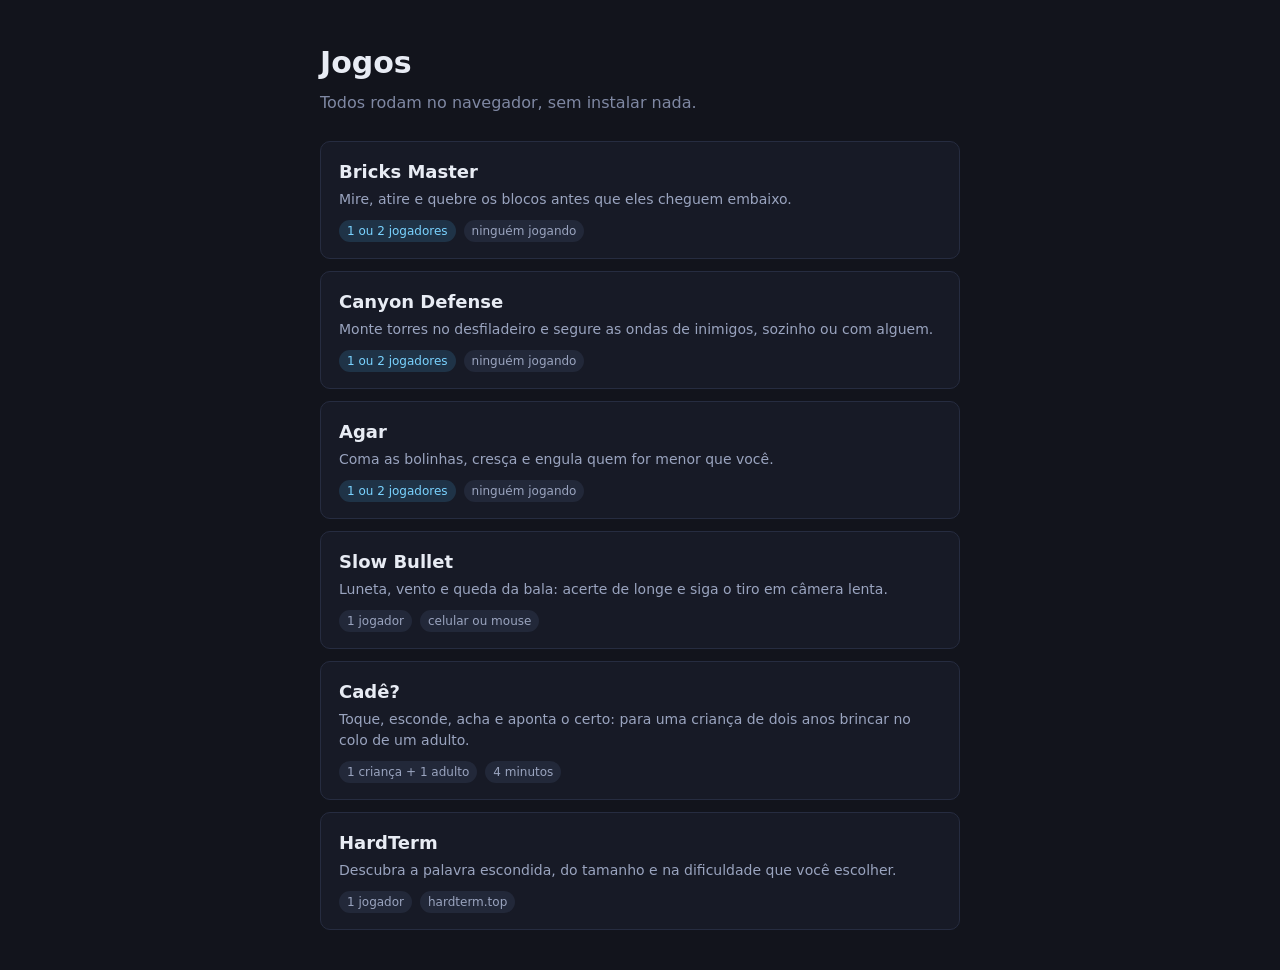
<file: index.html>
<!DOCTYPE html>
<html lang="pt-BR">
<head>
<meta charset="utf-8">
<meta name="viewport" content="width=device-width, initial-scale=1">
<title>Jogos</title>
<link rel="icon" href="/favicon.svg">
<link rel="stylesheet" href="style.css">
</head>
<body>
<main>
  <h1>Jogos</h1>
  <p class="sub">Todos rodam no navegador, sem instalar nada.</p>

  <ul class="lista">
    <li>
      <a href="/brick/">
        <b>Bricks Master</b>
        <small>Mire, atire e quebre os blocos antes que eles cheguem embaixo.</small>
        <span class="tags"><i class="dupla">1 ou 2 jogadores</i><i data-sala="brick" class="vazio">ninguém jogando</i></span>
      </a>
    </li>
    <li>
      <a href="/tower/">
        <b>Canyon Defense</b>
        <small>Monte torres no desfiladeiro e segure as ondas de inimigos, sozinho ou com alguem.</small>
        <span class="tags"><i class="dupla">1 ou 2 jogadores</i><i data-sala="tower" class="vazio">ninguém jogando</i></span>
      </a>
    </li>
    <li>
      <a href="/survivor/">
        <b>Agar</b>
        <small>Coma as bolinhas, cresça e engula quem for menor que você.</small>
        <span class="tags"><i class="dupla">1 ou 2 jogadores</i><i data-sala="survivor" class="vazio">ninguém jogando</i></span>
      </a>
    </li>
    <li>
      <a href="/sniper/">
        <b>Slow Bullet</b>
        <small>Luneta, vento e queda da bala: acerte de longe e siga o tiro em câmera lenta.</small>
        <span class="tags"><i>1 jogador</i><i>celular ou mouse</i></span>
      </a>
    </li>
    <li>
      <a href="/cade/">
        <b>Cadê?</b>
        <small>Toque, esconde, acha e aponta o certo: para uma criança de dois anos brincar no colo de um adulto.</small>
        <span class="tags"><i>1 criança + 1 adulto</i><i>4 minutos</i></span>
      </a>
    </li>
    <li>
      <!-- Mora em outro site: a tag com o dominio avisa antes do clique. -->
      <a href="https://hardterm.top/">
        <b>HardTerm</b>
        <small>Descubra a palavra escondida, do tamanho e na dificuldade que você escolher.</small>
        <span class="tags"><i>1 jogador</i><i>hardterm.top</i></span>
      </a>
    </li>
  </ul>

  <!-- So aparece quando o modo dois jogadores falha: no caminho normal a
       pagina nao fala de servidor nenhum. -->
  <p id="status" class="status off" hidden></p>
</main>
<script src="/net.js"></script>
<script src="menu.js"></script>
</body>
</html>
</file>
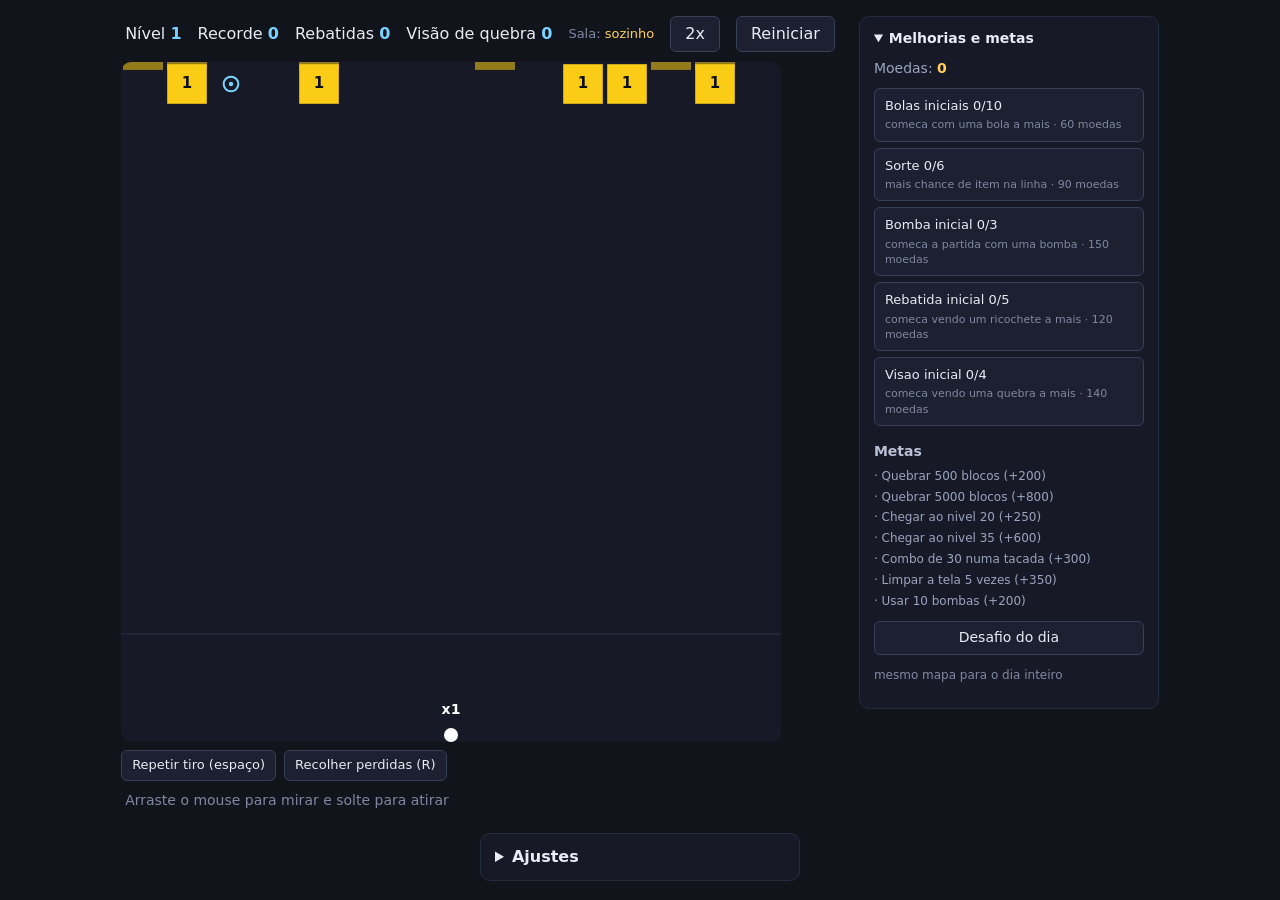
<file: brick/index.html>
<!DOCTYPE html>
<html lang="pt-BR">
<head>
<meta charset="utf-8">
<meta name="viewport" content="width=device-width, initial-scale=1">
<title>Bricks Master</title>
<link rel="icon" href="/favicon.svg">
<link rel="stylesheet" href="style.css">
</head>
<body>
<div id="app">
  <header>
    <span>Nível <b id="round">1</b></span>
    <span>Recorde <b id="best">0</b></span>
    <span>Rebatidas <b id="bounces">0</b></span>
    <span>Visão de quebra <b id="breaks">0</b></span>
    <span class="room">Sala: <i id="room">sozinho</i></span>
    <button id="speed">2x</button>
    <button id="restart">Reiniciar</button>
  </header>
  <div class="mesa">
    <canvas id="game"></canvas>
    <aside id="rival" hidden>
      <h2>Parceiro</h2>
      <p>Bolas <b id="rivalBalls">1</b></p>
      <p id="rivalState" class="vivo">mirando</p>
      <dl id="rivalInfo" class="ficha"></dl>
      <label class="compartilhar"><input type="checkbox" id="share" checked> mostrar meus dados</label>
    </aside>
  </div>
  <div id="acoes">
    <button id="repeat">Repetir tiro (espaço)</button>
    <button id="clean">Recolher perdidas (R)</button>
    <button id="bomb" hidden>Bomba (B)</button>
  </div>
  <p id="hint">Arraste o mouse para mirar e solte para atirar</p>
  <div id="cartas" hidden>
    <p>Escolha uma melhoria</p>
    <div id="cartasLista"></div>
  </div>
  <div id="over" hidden>
    <p id="overTitle">Fim de jogo</p>
    <p class="grande">Nível <b id="finalRound">1</b></p>
    <p id="quaseLa" class="quase"></p>
    <ul id="resumo"></ul>
    <p id="ganhou" class="moedas"></p>
    <button id="again">Jogar de novo (Enter)</button>
  </div>
</div>
<details id="loja" open>
  <summary>Melhorias e metas</summary>
  <p class="carteira">Moedas: <b id="moedas">0</b></p>
  <div id="lojaLista"></div>
  <h3>Metas</h3>
  <ul id="metas"></ul>
  <button id="diario">Desafio do dia</button>
  <p id="diarioInfo" class="note"></p>
</details>
<details id="panel">
  <summary>Ajustes</summary>
  <div id="settings"></div>
  <p class="note">Os ajustes só valem na próxima partida. Aperte Reiniciar.</p>
  <p id="pending" hidden>Ajustes pendentes: aperte Reiniciar</p>
  <button id="defaults">Voltar ao padrão</button>
</details>
<script src="/net.js"></script>
<script src="/rival.js"></script>
<script src="game.js"></script>
</body>
</html>
</file>
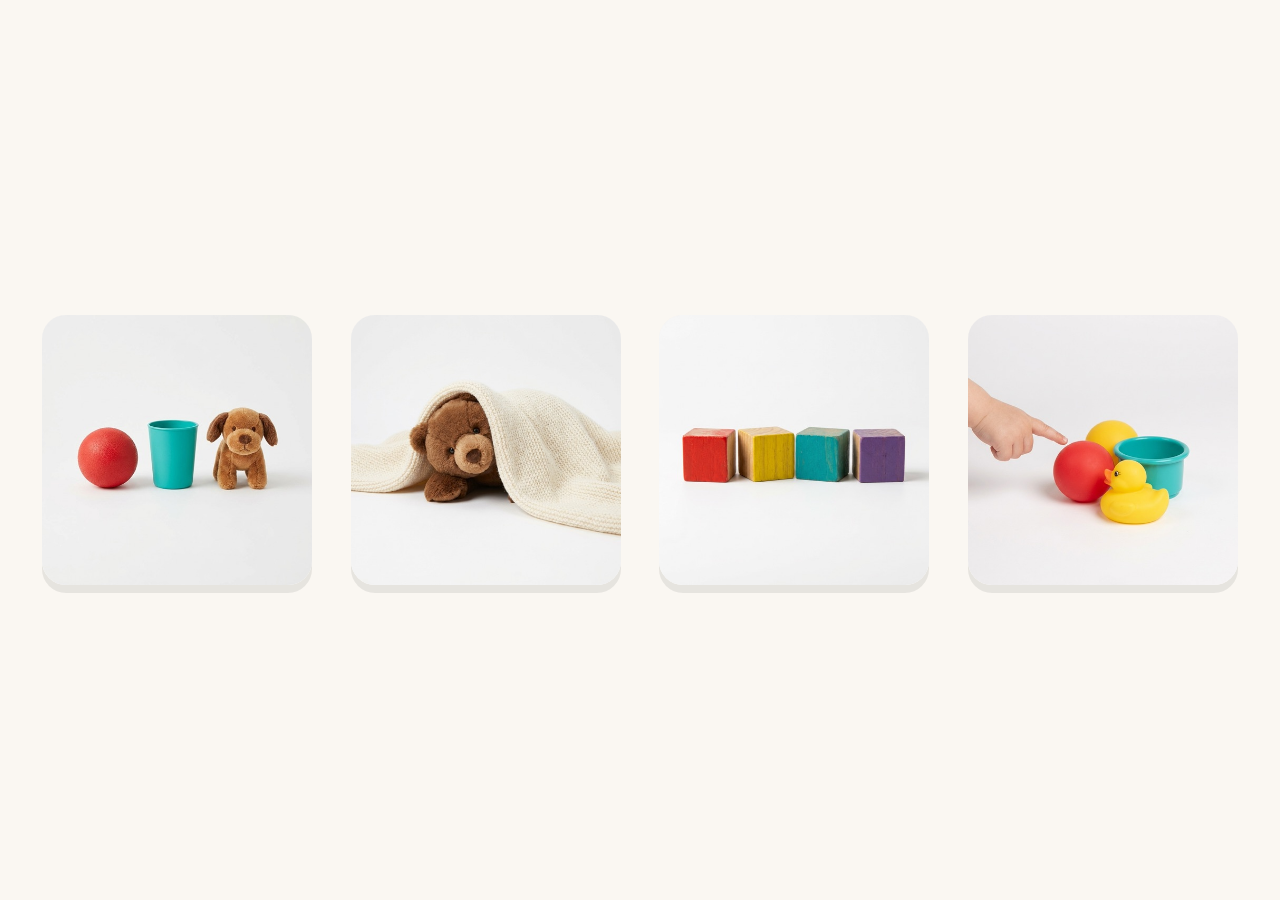
<file: cade/index.html>
<!DOCTYPE html>
<html lang="pt-BR">
<head>
<meta charset="utf-8">
<!-- Sem zoom e sem escala: a mao dela apoia na tela o tempo todo e qualquer
     pinca acidental tira o jogo do lugar. -->
<meta name="viewport" content="width=device-width, initial-scale=1, maximum-scale=1, user-scalable=no, viewport-fit=cover">
<meta name="theme-color" content="#FAF7F2">
<meta name="mobile-web-app-capable" content="yes">
<meta name="apple-mobile-web-app-capable" content="yes">
<meta name="apple-mobile-web-app-status-bar-style" content="default">
<title>Cade?</title>
<link rel="icon" href="icon.svg">
<link rel="apple-touch-icon" href="icon.svg">
<link rel="manifest" href="manifest.json">
<link rel="stylesheet" href="style.css">
</head>
<body>
<div id="app"></div>
<script type="module" src="src/main.js"></script>
</body>
</html>
</file>
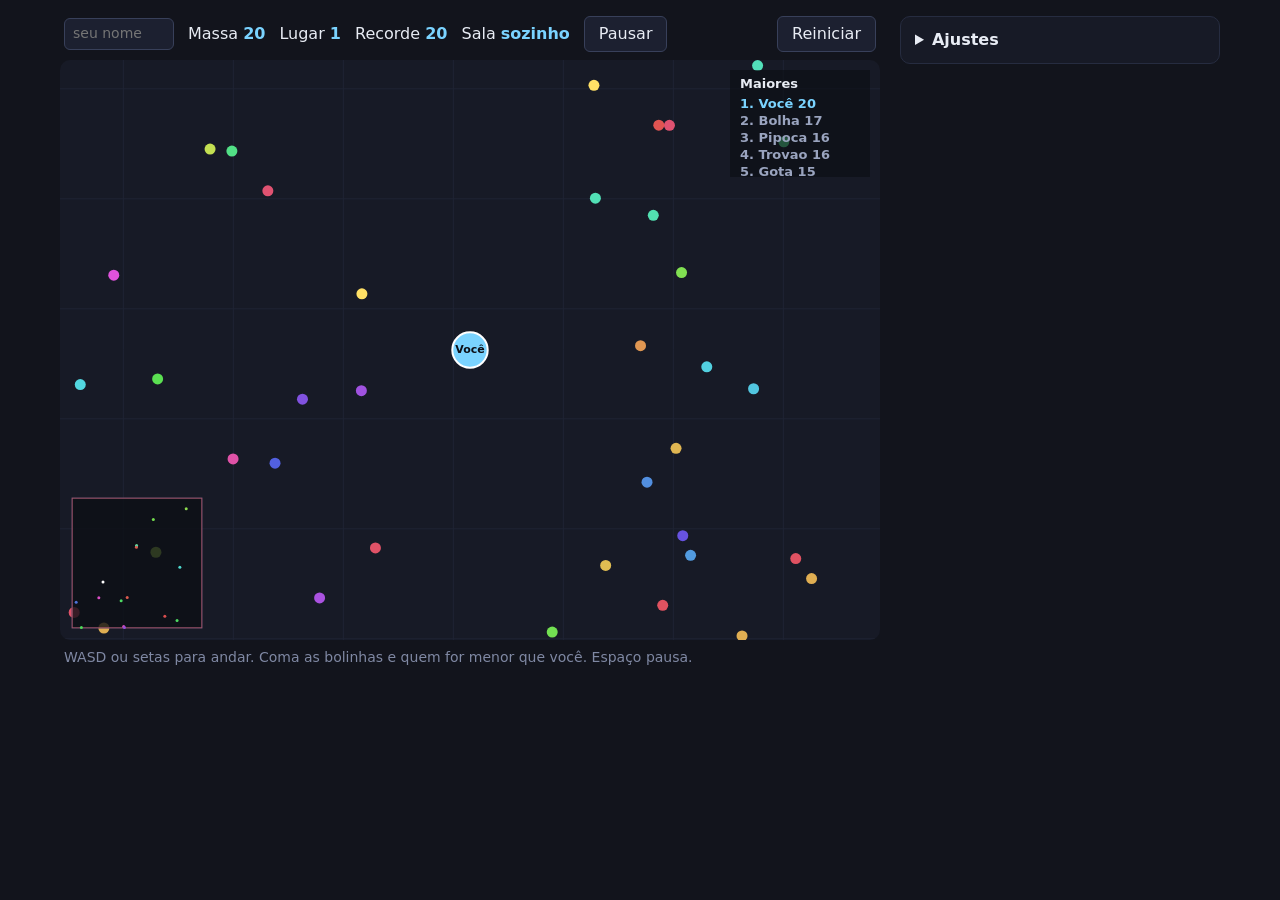
<file: survivor/index.html>
<!DOCTYPE html>
<html lang="pt-BR">
<head>
<meta charset="utf-8">
<meta name="viewport" content="width=device-width, initial-scale=1">
<title>Agar</title>
<link rel="icon" href="/favicon.svg">
<link rel="stylesheet" href="style.css">
</head>
<body>
<div id="app">
  <header>
    <input id="name" maxlength="12" placeholder="seu nome">
    <span>Massa <b id="mass">20</b></span>
    <span>Lugar <b id="rank">1</b></span>
    <span>Recorde <b id="best">20</b></span>
    <span>Sala <b id="room">sozinho</b></span>
    <button id="pause">Pausar</button>
    <button id="restart">Reiniciar</button>
  </header>
  <canvas id="game"></canvas>
  <p id="hint">WASD ou setas para andar. Coma as bolinhas e quem for menor que você. Espaço pausa.</p>
  <div id="over" hidden>
    <p>Você foi comido</p>
    <ul id="stats"></ul>
    <p class="small">Voltando pequeno...</p>
  </div>
</div>
<details id="panel">
  <summary>Ajustes</summary>
  <div id="settings"></div>
  <p class="note">Os ajustes só valem na próxima partida. Aperte Reiniciar.</p>
  <p id="pending" hidden>Ajustes pendentes: aperte Reiniciar</p>
  <button id="defaults">Voltar ao padrão</button>
</details>
<script src="/net.js"></script>
<script src="game.js"></script>
</body>
</html>
</file>
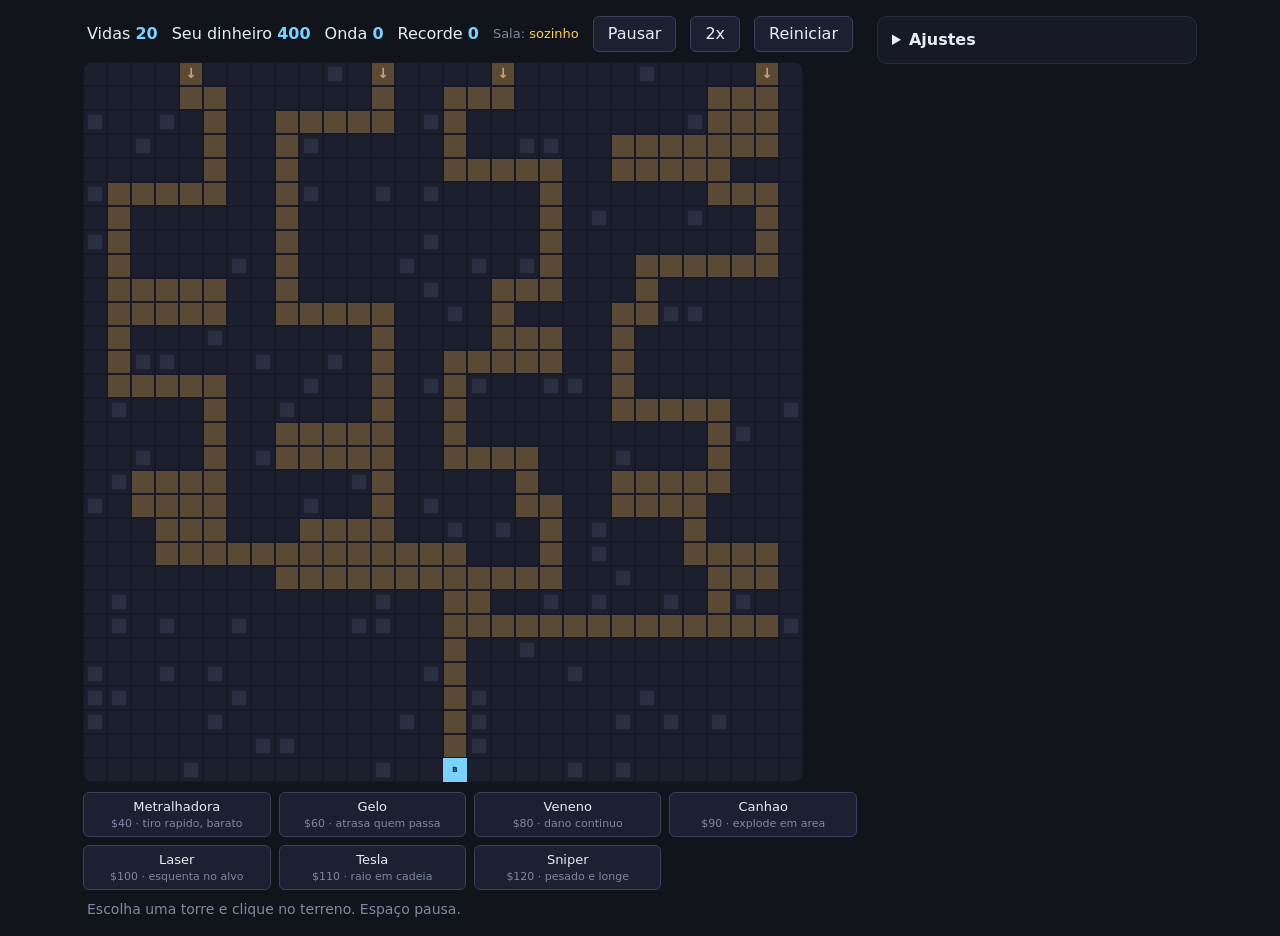
<file: tower/index.html>
<!DOCTYPE html>
<html lang="pt-BR">
<head>
<meta charset="utf-8">
<meta name="viewport" content="width=device-width, initial-scale=1">
<title>Canyon Defense</title>
<link rel="icon" href="/favicon.svg">
<link rel="stylesheet" href="style.css">
</head>
<body>
<div id="app">
  <header>
    <span>Vidas <b id="lives">20</b></span>
    <span>Seu dinheiro <b id="money">200</b></span>
    <span id="mateBox" hidden>Parceiro <b id="mateMoney">200</b></span>
    <span>Onda <b id="wave">0</b></span>
    <span>Recorde <b id="best">0</b></span>
    <span class="room">Sala: <i id="room">sozinho</i></span>
    <button id="pause">Pausar</button>
    <button id="speed">2x</button>
    <button id="restart">Reiniciar</button>
  </header>
  <div class="mesa">
    <canvas id="game"></canvas>
    <aside id="mate" hidden>
      <h2>Parceiro</h2>
      <p>Dinheiro <b id="mateMoney2">200</b></p>
      <p>Torres <b id="mateTowers">0</b></p>
      <dl id="mateInfo" class="ficha"></dl>
      <label class="compartilhar"><input type="checkbox" id="share" checked> mostrar meus dados</label>
      <ul id="feed"></ul>
    </aside>
  </div>
  <div id="shop"></div>
  <div id="selection" hidden>
    <span id="selName">Torre</span>
    <button id="upgrade">Melhorar</button>
    <button id="sell">Vender</button>
  </div>
  <p id="hint">Escolha uma torre e clique no terreno. Espaço pausa.</p>
  <div id="over" hidden>
    <p>Fim de jogo</p>
    <p>Onda <b id="finalWave">0</b></p>
    <button id="again">Jogar de novo</button>
  </div>
</div>
<details id="panel">
  <summary>Ajustes</summary>
  <div id="settings"></div>
  <p class="note">Os ajustes só valem na próxima partida. Aperte Reiniciar.</p>
  <p id="pending" hidden>Ajustes pendentes: aperte Reiniciar</p>
  <button id="defaults">Voltar ao padrão</button>
</details>
<script src="/net.js"></script>
<script src="/rival.js"></script>
<script src="game.js"></script>
</body>
</html>
</file>
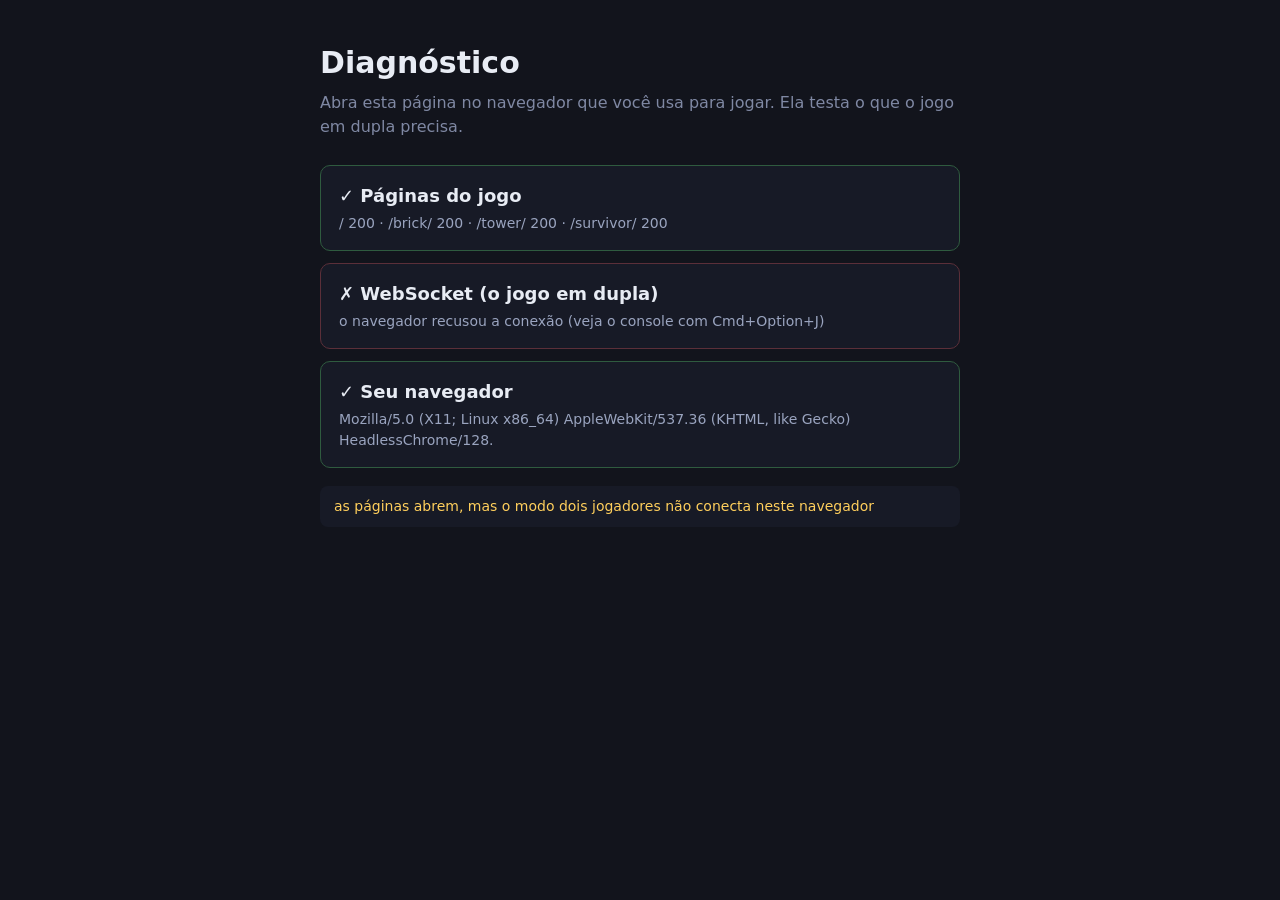
<file: diagnostico.html>
<!DOCTYPE html>
<html lang="pt-BR">
<head>
<meta charset="utf-8">
<meta name="viewport" content="width=device-width, initial-scale=1">
<title>Diagnóstico</title>
<link rel="icon" href="/favicon.svg">
<link rel="stylesheet" href="/style.css">
</head>
<body>
<main>
  <h1>Diagnóstico</h1>
  <p class="sub">Abra esta página no navegador que você usa para jogar. Ela testa o que o jogo em dupla precisa.</p>
  <ul class="lista" id="testes"></ul>
  <p class="status" id="fim">testando...</p>
</main>
<script>
const testes = document.getElementById('testes');

function linha(nome) {
  const li = document.createElement('li');
  li.innerHTML = `<a><b>${nome}</b><small>testando…</small></a>`;
  testes.append(li);
  return (ok, detalhe) => {
    li.querySelector('b').textContent = `${ok ? '✓' : '✗'} ${nome}`;
    li.querySelector('small').textContent = detalhe;
    li.querySelector('a').style.borderColor = ok ? '#2f5b3f' : '#5b2f39';
  };
}

async function roda() {
  const paginas = linha('Páginas do jogo');
  const respostas = await Promise.all(['/', '/brick/', '/tower/', '/survivor/'].map(async (p) => {
    try {
      const r = await fetch(p, { method: 'HEAD' });
      return `${p} ${r.status}`;
    } catch (e) {
      return `${p} falhou`;
    }
  }));
  paginas(respostas.every((r) => r.includes('200')), respostas.join('  ·  '));

  const socket = linha('WebSocket (o jogo em dupla)');
  const protocolo = location.protocol === 'https:' ? 'wss:' : 'ws:';
  const inicio = performance.now();
  const resultado = await new Promise((resolve) => {
    let ws;
    const prazo = setTimeout(() => resolve({ ok: false, texto: 'não respondeu em 10 segundos' }), 10000);
    try {
      ws = new WebSocket(`${protocolo}//${location.host}`);
    } catch (e) {
      clearTimeout(prazo);
      return resolve({ ok: false, texto: `não abriu: ${e.message}` });
    }
    ws.onopen = () => ws.send(JSON.stringify({ t: 'join', game: 'diagnostico' }));
    ws.onmessage = (e) => {
      clearTimeout(prazo);
      resolve({ ok: true, texto: `conectou em ${Math.round(performance.now() - inicio)} ms e o servidor respondeu: ${e.data}` });
      ws.close();
    };
    ws.onerror = () => {
      clearTimeout(prazo);
      resolve({ ok: false, texto: 'o navegador recusou a conexão (veja o console com Cmd+Option+J)' });
    };
    ws.onclose = (e) => {
      clearTimeout(prazo);
      resolve({ ok: false, texto: `fechou antes de abrir (código ${e.code})` });
    };
  });
  socket(resultado.ok, resultado.texto);

  const navegador = linha('Seu navegador');
  navegador(true, navigator.userAgent.slice(0, 90));

  document.getElementById('fim').textContent = resultado.ok
    ? 'tudo certo: o jogo em dupla funciona neste navegador'
    : 'as páginas abrem, mas o modo dois jogadores não conecta neste navegador';
  document.getElementById('fim').className = `status ${resultado.ok ? 'ok' : 'off'}`;
}

roda();
</script>
</body>
</html>
</file>
<file: style.css>
* { box-sizing: border-box; }

body {
  margin: 0;
  min-height: 100vh;
  display: flex;
  justify-content: center;
  padding: 40px 20px;
  background: #12141c;
  color: #e8ecf4;
  font: 16px/1.5 system-ui, sans-serif;
}

main { width: 100%; max-width: 640px; }

h1 { margin: 0 0 6px; font-size: 30px; }

h2 { margin: 34px 0 10px; font-size: 18px; }

.sub { margin: 0 0 26px; color: #7f88a3; }

.lista {
  display: grid;
  gap: 12px;
  margin: 0;
  padding: 0;
  list-style: none;
}

.lista a {
  display: grid;
  gap: 4px;
  padding: 16px 18px;
  border: 1px solid #262c40;
  border-radius: 10px;
  background: #171a26;
  color: inherit;
  text-decoration: none;
}

.lista a:hover { border-color: #7ad3ff; background: #1b2030; }

.lista b { font-size: 18px; }

.lista small { color: #9aa4bf; font-size: 14px; }

.tags { display: flex; gap: 8px; margin-top: 6px; }

.tags i {
  padding: 2px 8px;
  border-radius: 999px;
  background: #222839;
  color: #9aa4bf;
  font-size: 12px;
  font-style: normal;
}

.tags .dupla { background: #1f3347; color: #7ad3ff; }

.tags .esperando { background: #3b3320; color: #ffcf5c; }

.tags .cheio { background: #3a2029; color: #ff8fa0; }

.status {
  margin-top: 18px;
  padding: 10px 14px;
  border-radius: 8px;
  background: #171a26;
  color: #9aa4bf;
  font-size: 14px;
}

.status.ok { color: #7bd88f; }

.status.off { color: #ffcf5c; }
</file>
<file: brick/style.css>
* { box-sizing: border-box; }

body {
  margin: 0;
  min-height: 100vh;
  display: flex;
  flex-wrap: wrap;
  justify-content: center;
  align-items: flex-start;
  gap: 20px;
  padding: 16px;
  background: #12141c;
  color: #e8ecf4;
  font: 16px/1.4 system-ui, sans-serif;
  user-select: none;
}

#app { position: relative; }

header {
  display: flex;
  align-items: center;
  gap: 16px;
  padding: 0 4px 10px;
}

header b { color: #7ad3ff; }

button {
  padding: 6px 14px;
  border: 1px solid #38405a;
  border-radius: 6px;
  background: #1c2030;
  color: inherit;
  font: inherit;
  cursor: pointer;
}

button:hover { background: #262c40; }

header button { margin-left: auto; }

canvas {
  display: block;
  max-width: 100%;
  height: auto;
  border-radius: 10px;
  background: #171a26;
  touch-action: none;
  cursor: crosshair;
}

.room { color: #7f88a3; font-size: 13px; }

.room i { font-style: normal; color: #ffcf5c; }

.mesa { display: flex; gap: 14px; align-items: flex-start; }

#rival {
  width: 190px;
  padding: 12px 14px;
  border: 1px solid #262c40;
  border-radius: 10px;
  background: #171a26;
  font-size: 14px;
}

#rival[hidden] { display: none; }

#rival h2 { margin: 0 0 10px; font-size: 15px; color: #ffb45c; }

#rival p { margin: 6px 0 0; color: #9aa4bf; }

#rival b { color: #e8ecf4; }

#rivalBoard {
  width: 100%;
  border-radius: 6px;
  background: #12141c;
  cursor: default;
}

#rivalState { font-weight: 600; }

#rivalState.vivo { color: #7bd88f; }

#rivalState.morto { color: #ff6b81; }

.ficha {
  margin: 10px 0 0;
  padding-top: 10px;
  border-top: 1px solid #262c40;
  display: grid;
  grid-template-columns: auto 1fr;
  gap: 2px 8px;
  font-size: 12px;
}

.ficha dt { color: #7f88a3; }

.ficha dd { margin: 0; color: #e8ecf4; overflow-wrap: anywhere; }

.compartilhar {
  display: flex;
  align-items: center;
  gap: 6px;
  margin-top: 12px;
  color: #7f88a3;
  font-size: 12px;
  cursor: pointer;
}

#score {
  display: flex;
  gap: 14px;
  margin-top: 8px;
  font-size: 14px;
  font-weight: 600;
}

#score[hidden] { display: none; }

#acoes {
  display: flex;
  gap: 8px;
  margin-top: 8px;
}

#acoes button { font-size: 13px; padding: 5px 10px; }

#acoes button[hidden] { display: none; }

#acoes button.pronto { border-color: #7bd88f; color: #7bd88f; }

#hint {
  margin: 10px 4px 0;
  color: #7f88a3;
  font-size: 14px;
}

#cartas {
  position: absolute;
  inset: 0;
  display: flex;
  flex-direction: column;
  justify-content: center;
  align-items: center;
  gap: 16px;
  border-radius: 10px;
  background: #0d0f16ee;
  font-size: 20px;
  z-index: 2;
}

#cartas[hidden] { display: none; }

#cartasLista { display: flex; gap: 12px; flex-wrap: wrap; justify-content: center; }

#cartasLista button {
  display: grid;
  gap: 6px;
  width: 170px;
  padding: 14px 12px;
  font-size: 15px;
  text-align: center;
}

#cartasLista small { color: #9aa4bf; font-size: 12px; }

#cartasLista b { color: #7ad3ff; }

#over {
  position: absolute;
  inset: 0;
  display: flex;
  flex-direction: column;
  justify-content: center;
  align-items: center;
  gap: 10px;
  border-radius: 10px;
  background: #0d0f16e0;
  font-size: 22px;
}

#over[hidden] { display: none; }

#over:not([hidden]) { animation: fade-in .25s ease both; }

@keyframes fade-in {
  from { opacity: 0; }
  to { opacity: 1; }
}

header b.bump {
  display: inline-block;
  animation: bump .3s ease;
}

@keyframes bump {
  0% { transform: scale(1); }
  40% { transform: scale(1.5); }
  100% { transform: scale(1); }
}

#over button { font-size: 16px; }

#over .grande { font-size: 26px; margin: 0; }

.quase { margin: 0; font-size: 15px; color: #ffcf5c; }

#resumo {
  margin: 0;
  padding: 0;
  list-style: none;
  display: grid;
  gap: 3px;
  font-size: 14px;
  color: #9aa4bf;
}

#resumo b { color: #e8ecf4; }

.moedas { margin: 0; font-size: 15px; color: #7bd88f; }

#loja {
  width: 300px;
  padding: 12px 14px;
  border: 1px solid #262c40;
  border-radius: 10px;
  background: #171a26;
  font-size: 14px;
}

#loja summary { cursor: pointer; font-weight: 600; }

#loja h3 { margin: 16px 0 6px; font-size: 14px; color: #b9c1d6; }

.carteira { margin: 10px 0; color: #9aa4bf; }

.carteira b { color: #ffcf5c; }

#lojaLista { display: grid; gap: 6px; }

#lojaLista button {
  display: grid;
  gap: 2px;
  padding: 8px 10px;
  text-align: left;
  font-size: 13px;
}

#lojaLista small { color: #7f88a3; font-size: 11px; }

#metas {
  margin: 0;
  padding: 0;
  list-style: none;
  display: grid;
  gap: 4px;
  font-size: 12px;
  color: #9aa4bf;
}

#metas li.feita { color: #7bd88f; }

#diario { margin-top: 12px; width: 100%; }

#panel {
  width: 320px;
  padding: 12px 14px;
  border: 1px solid #262c40;
  border-radius: 10px;
  background: #171a26;
}

#panel summary { cursor: pointer; font-weight: 600; }

#settings {
  display: grid;
  gap: 8px;
  margin-top: 12px;
}

#settings label {
  display: grid;
  grid-template-columns: 1fr 44px;
  align-items: center;
  column-gap: 8px;
  font-size: 13px;
  color: #b9c1d6;
}

#settings label span { grid-column: 1 / -1; }

#settings input {
  width: 100%;
  accent-color: #7ad3ff;
}

#settings output {
  text-align: right;
  color: #7ad3ff;
  font-variant-numeric: tabular-nums;
}

.note {
  margin: 12px 0;
  color: #7f88a3;
  font-size: 12px;
}

#pending {
  margin: 0 0 12px;
  color: #ffcf5c;
  font-size: 13px;
}

#pending[hidden] { display: none; }

button.pending {
  border-color: #ffcf5c;
  color: #ffcf5c;
}
</file>
<file: cade/style.css>
/* O visual serve a cognicao, nao ao gosto de adulto: fundo quieto, objeto em
   destaque total, nada se mexendo sozinho no fundo. */
:root {
  --bg: #FAF7F2;
  --bg-deep: #E8E2D8;
  --ink: #2B2724;
  --joy: #F2B705;
  --calm: #4C9A8F;
  --soft: #E8756B;

  /* 2 cm sao ~76 px CSS. Este e o piso da NN/g com folga por cima. */
  --touch-min: 96px;
  --touch-gap: 32px;
  --canto: 24px;
}

* { box-sizing: border-box; }

html, body {
  margin: 0;
  height: 100%;
  background: var(--bg);
  color: var(--ink);
  font: 16px/1.5 system-ui, sans-serif;
  touch-action: none;
  overscroll-behavior: none;
  user-select: none;
  -webkit-user-select: none;
  -webkit-touch-callout: none;
  overflow: hidden;
}

.alvo {
  min-width: var(--touch-min);
  min-height: var(--touch-min);
  border: 0;
  padding: 0;
  background: transparent;
  cursor: pointer;
}

.figura { width: 82%; height: 82%; pointer-events: none; }
.figura svg, .figura img { width: 100%; height: 100%; display: block; }
/* contain, nunca cover: cortar a foto tira justamente a borda que faz a crianca
   reconhecer o objeto. */
.figura img { object-fit: contain; }
.figura--foto { position: absolute; inset: 0; width: auto; height: auto; background: #fff; }

/* ------------------------------------------------------------- telas */

.inicio, .palco {
  display: flex;
  align-items: center;
  justify-content: space-evenly;
  height: 100dvh;
  gap: var(--touch-gap);
  padding: 4vmin;
}

.icone, .objeto, .vaga {
  width: 26vmin;
  height: 26vmin;
  min-width: var(--touch-min);
  min-height: var(--touch-min);
  border-radius: var(--canto);
  background: var(--bg-deep);
  display: grid;
  place-items: center;
  position: relative;
  overflow: hidden;
  /* Sombra baixa e dura: o objeto parece que da para pegar. */
  box-shadow: 0 8px 0 rgba(0, 0, 0, .08);
}

/* A tela inicial tem tres alvos e mais nada em volta, entao eles podem ser os
   maiores da faixa que o RFC manda (20% a 30% da menor dimensao da tela). */
.icone { width: 30vmin; height: 30vmin; padding: 3vmin; }
.icone svg { width: 100%; height: 100%; }

.pula { animation: pula .4s cubic-bezier(.34, 1.56, .64, 1); }

/* ----------------------------------------------------- A4, onde esta? */

/* Grade quadrada em vez de fila: com seis escolhas, uma linha so deixaria cada
   objeto menor que o dedo dela. O numero de colunas vem do JS, que sabe quantas
   escolhas tem na rodada. */
.palco--onde {
  display: grid;
  grid-template-columns: repeat(var(--colunas, 1), 1fr);
  place-content: center;
  justify-items: center;
}

.palco--onde .objeto {
  width: 100%;
  height: auto;
  aspect-ratio: 1;
  max-width: 26vmin;
  max-height: 26vmin;
}

/* --------------------------------------------------------- A2, cade? */

.vaga { position: relative; overflow: hidden; }

.cortina {
  position: absolute;
  inset: 0;
  width: 100%;
  height: 100%;
  border-radius: var(--canto);
  background: var(--soft);
  transform: translateY(-112%);
  transition: transform .38s cubic-bezier(.34, 1.4, .64, 1);
  pointer-events: none;
}
.cortina.fechada { transform: translateY(0); pointer-events: auto; }
.cortina.chama { animation: chama .7s ease-in-out 2; }

.borboleta {
  position: absolute;
  left: 30%;
  top: 30%;
  width: 40%;
  height: 40%;
  pointer-events: none;
  animation: voa 1.6s ease-out forwards;
}

/* -------------------------------------------------------- A3, musica */

.palco--musica { align-items: stretch; }

.bloco {
  flex: 1;
  height: 62vmin;
  align-self: center;
  border-radius: var(--canto);
  background: var(--cor);
  box-shadow: 0 8px 0 rgba(0, 0, 0, .08);
}
.bloco.acende { animation: pulsa .36s ease-out; }

/* --------------------------------------------- cartao do pai e painel */

.cartao, .painel-corpo {
  max-width: 46rem;
  margin: 0 auto;
  padding: 6vmin;
}

.cartao {
  height: 100dvh;
  overflow-y: auto;
  background: var(--bg);
  touch-action: pan-y;
}

.cartao h1 { color: var(--calm); font-size: 1.6rem; margin: 0 0 .4rem; }
.cartao h2 { font-size: 1.1rem; margin: 1.6rem 0 .4rem; }
.cartao .sugestao { font-size: 1.35rem; line-height: 1.4; }
.cartao ul { font-size: 1.15rem; padding-left: 1.2rem; }
.cartao li { margin: .4rem 0; }
.cartao .fecho { color: var(--calm); font-weight: 600; }
.cartao .toques { color: #6B635C; }

.painel {
  position: fixed;
  inset: 0;
  z-index: 100;
  background: var(--bg);
  overflow-y: auto;
  touch-action: pan-y;
}

.painel h1 { font-size: 1.5rem; }
.painel h2 { font-size: 1.05rem; margin: 1.8rem 0 .6rem; }
.nota { color: #6B635C; }
.erro { color: #B3382E; }

.campo { display: flex; align-items: center; gap: 1rem; margin: .6rem 0; }
.campo span { flex: 1; }
.campo input { flex: 1; min-height: 44px; font: inherit; }

.linha { display: flex; align-items: center; gap: .6rem; margin: .5rem 0; flex-wrap: wrap; }
.linha b { min-width: 6rem; }

.botao {
  min-height: 44px;
  padding: 0 1rem;
  border: 1px solid var(--bg-deep);
  border-radius: 10px;
  background: #fff;
  color: var(--ink);
  font: inherit;
  cursor: pointer;
}
.botao--gravando { background: var(--soft); color: #fff; border-color: var(--soft); }
.botao--principal { margin-top: 2rem; background: var(--calm); color: #fff; border-color: var(--calm); }

/* A porta do modo pai. Invisivel de proposito. */
.portao { position: fixed; z-index: 90; width: 11vmin; height: 11vmin; }
.portao--cima-esquerda { top: 0; left: 0; }
.portao--baixo-direita { bottom: 0; right: 0; }

/* O jogo foi desenhado para tablet deitado. Num celular em pe a conta nao fecha:
   quatro blocos de 96px com 32px de folga entre eles passam da largura da tela e
   o ultimo sai pela borda. Em vez de encolher o alvo abaixo do piso, o que
   deixaria o dedo dela errando, os blocos quebram em duas linhas. */
@media (max-width: 760px) {
  :root { --touch-gap: 16px; }
  .inicio, .palco { padding: 2vmin; }
  .palco--musica { flex-wrap: wrap; }
  .bloco { flex-basis: 40%; height: 30vmin; }
}

/* --------------------------------------------------------- animacoes */

.entra { animation: entra .35s ease-out; }
.acena > * { animation: acena 1.2s ease-in-out; }
.sai { animation: sai .6s ease-in forwards; }

@keyframes pula { 50% { transform: translateY(-14%) scale(1.08); } }
@keyframes pulsa { 50% { transform: scale(1.06); } }
@keyframes chama { 25% { transform: translateX(-6%); } 75% { transform: translateX(6%); } }
@keyframes voa {
  from { transform: translate(0, 0) scale(.6); opacity: 0; }
  30% { opacity: 1; }
  to { transform: translate(60%, -120%) scale(1); opacity: 0; }
}
@keyframes entra { from { opacity: 0; transform: scale(.96); } }
@keyframes acena { 25% { transform: rotate(-7deg); } 75% { transform: rotate(7deg); } }
@keyframes sai { to { opacity: 0; transform: translateY(12%); } }

@media (prefers-reduced-motion: reduce) {
  * { animation-duration: .01ms !important; transition-duration: .01ms !important; }
}
</file>
<file: survivor/style.css>
* { box-sizing: border-box; }

body {
  margin: 0;
  min-height: 100vh;
  display: flex;
  flex-wrap: wrap;
  justify-content: center;
  align-items: flex-start;
  gap: 20px;
  padding: 16px;
  background: #12141c;
  color: #e8ecf4;
  font: 16px/1.4 system-ui, sans-serif;
  user-select: none;
}

#app {
  position: relative;
  width: fit-content;
  max-width: 100%;
}

header {
  display: flex;
  align-items: center;
  gap: 14px;
  padding: 0 4px 8px;
}

header b { color: #7ad3ff; }

button {
  padding: 6px 14px;
  border: 1px solid #38405a;
  border-radius: 6px;
  background: #1c2030;
  color: inherit;
  font: inherit;
  cursor: pointer;
}

button:hover { background: #262c40; }

header #restart { margin-left: auto; }

canvas {
  display: block;
  max-width: 100%;
  height: auto;
  border-radius: 10px;
  background: #171a26;
}

#hint {
  margin: 8px 4px 0;
  color: #7f88a3;
  font-size: 14px;
}

#over {
  position: absolute;
  inset: 0;
  display: flex;
  flex-direction: column;
  justify-content: center;
  align-items: center;
  gap: 10px;
  border-radius: 10px;
  background: #0d0f16cc;
  font-size: 22px;
}

#over[hidden] { display: none; }

#over .small { font-size: 15px; color: #9aa4bf; }

#stats {
  margin: 0;
  padding: 0;
  list-style: none;
  display: grid;
  gap: 4px;
  font-size: 15px;
  color: #b9c1d6;
}

#stats b { color: #7ad3ff; }

#name {
  width: 110px;
  padding: 5px 8px;
  border: 1px solid #38405a;
  border-radius: 6px;
  background: #1c2030;
  color: inherit;
  font: inherit;
  font-size: 14px;
}

#over:not([hidden]) { animation: fade-in .2s ease both; }

@keyframes fade-in {
  from { opacity: 0; }
  to { opacity: 1; }
}

header b.bump {
  display: inline-block;
  animation: bump .3s ease;
}

@keyframes bump {
  0% { transform: scale(1); }
  40% { transform: scale(1.5); }
  100% { transform: scale(1); }
}

#panel {
  width: 320px;
  padding: 12px 14px;
  border: 1px solid #262c40;
  border-radius: 10px;
  background: #171a26;
}

#panel summary { cursor: pointer; font-weight: 600; }

#settings {
  display: grid;
  gap: 8px;
  margin-top: 12px;
}

#settings label {
  display: grid;
  grid-template-columns: 1fr 44px;
  align-items: center;
  column-gap: 8px;
  font-size: 13px;
  color: #b9c1d6;
}

#settings label span { grid-column: 1 / -1; }

#settings input {
  width: 100%;
  accent-color: #7ad3ff;
}

#settings output {
  text-align: right;
  color: #7ad3ff;
  font-variant-numeric: tabular-nums;
}

.note {
  margin: 12px 0;
  color: #7f88a3;
  font-size: 12px;
}

#pending {
  margin: 0 0 12px;
  color: #ffcf5c;
  font-size: 13px;
}

#pending[hidden] { display: none; }

button.pending {
  border-color: #ffcf5c;
  color: #ffcf5c;
}
</file>
<file: tower/style.css>
* { box-sizing: border-box; }

body {
  margin: 0;
  min-height: 100vh;
  display: flex;
  flex-wrap: wrap;
  justify-content: center;
  align-items: flex-start;
  gap: 20px;
  padding: 16px;
  background: #12141c;
  color: #e8ecf4;
  font: 16px/1.4 system-ui, sans-serif;
  user-select: none;
}

/* largura mandada pelo canvas: sem isso a loja estica o app e joga o painel
   de ajustes para fora da tela */
#app {
  position: relative;
  width: fit-content;
  max-width: 100%;
}

header {
  display: flex;
  align-items: center;
  gap: 14px;
  padding: 0 4px 10px;
}

header b { color: #7ad3ff; }

button {
  padding: 6px 14px;
  border: 1px solid #38405a;
  border-radius: 6px;
  background: #1c2030;
  color: inherit;
  font: inherit;
  cursor: pointer;
}

button:hover { background: #262c40; }

button:disabled { opacity: .4; cursor: default; }

header #restart { margin-left: auto; }

canvas {
  display: block;
  max-width: 100%;
  height: auto;
  border-radius: 10px;
  background: #171a26;
  touch-action: none;
  cursor: crosshair;
}

.mesa { display: flex; gap: 14px; align-items: flex-start; }

#mate {
  width: 210px;
  padding: 12px 14px;
  border: 1px solid #262c40;
  border-radius: 10px;
  background: #171a26;
  font-size: 14px;
}

#mate[hidden] { display: none; }

#mate h2 { margin: 0 0 8px; font-size: 15px; color: #ffcf5c; }

#mate p { margin: 4px 0; color: #9aa4bf; }

#mate b { color: #e8ecf4; }

.ficha {
  margin: 10px 0 0;
  padding-top: 10px;
  border-top: 1px solid #262c40;
  display: grid;
  grid-template-columns: auto 1fr;
  gap: 2px 8px;
  font-size: 12px;
}

.ficha dt { color: #7f88a3; }

.ficha dd { margin: 0; color: #e8ecf4; overflow-wrap: anywhere; }

.compartilhar {
  display: flex;
  align-items: center;
  gap: 6px;
  margin-top: 10px;
  color: #7f88a3;
  font-size: 12px;
  cursor: pointer;
}

#feed {
  margin: 10px 0 0;
  padding: 10px 0 0;
  border-top: 1px solid #262c40;
  list-style: none;
  display: grid;
  gap: 4px;
  font-size: 12px;
  color: #9aa4bf;
}

#feed li.eu { color: #7ad3ff; }

#feed li.ele { color: #ffcf5c; }

.room { color: #7f88a3; font-size: 13px; }

.room i { font-style: normal; color: #ffcf5c; }

#shop {
  display: grid;
  grid-template-columns: repeat(4, minmax(0, 1fr));
  gap: 8px;
  width: 100%;
  margin-top: 10px;
}

#shop button {
  display: grid;
  gap: 2px;
  min-width: 0;
  padding: 6px 4px;
  font-size: 13px;
  line-height: 1.2;
  text-align: center;
}

#shop button small {
  font-size: 11px;
  overflow-wrap: anywhere;
}

#shop button small { color: #7f88a3; }

#shop button.active {
  border-color: #7ad3ff;
  background: #1f2a3d;
}

#selection {
  display: flex;
  align-items: center;
  gap: 8px;
  margin-top: 8px;
  font-size: 14px;
}

#selection[hidden] { display: none; }

#selection button { padding: 4px 10px; font-size: 13px; }

#hint {
  margin: 10px 4px 0;
  color: #7f88a3;
  font-size: 14px;
}

#over {
  position: absolute;
  inset: 0;
  display: flex;
  flex-direction: column;
  justify-content: center;
  align-items: center;
  gap: 10px;
  border-radius: 10px;
  background: #0d0f16e0;
  font-size: 22px;
}

#over[hidden] { display: none; }

#over:not([hidden]) { animation: fade-in .25s ease both; }

@keyframes fade-in {
  from { opacity: 0; }
  to { opacity: 1; }
}

header b.bump {
  display: inline-block;
  animation: bump .3s ease;
}

@keyframes bump {
  0% { transform: scale(1); }
  40% { transform: scale(1.5); }
  100% { transform: scale(1); }
}

#panel {
  width: 320px;
  padding: 12px 14px;
  border: 1px solid #262c40;
  border-radius: 10px;
  background: #171a26;
}

#panel summary { cursor: pointer; font-weight: 600; }

#settings {
  display: grid;
  gap: 8px;
  margin-top: 12px;
}

#settings label {
  display: grid;
  grid-template-columns: 1fr 44px;
  align-items: center;
  column-gap: 8px;
  font-size: 13px;
  color: #b9c1d6;
}

#settings label span { grid-column: 1 / -1; }

#settings input {
  width: 100%;
  accent-color: #7ad3ff;
}

#settings output {
  text-align: right;
  color: #7ad3ff;
  font-variant-numeric: tabular-nums;
}

.note {
  margin: 12px 0;
  color: #7f88a3;
  font-size: 12px;
}

#pending {
  margin: 0 0 12px;
  color: #ffcf5c;
  font-size: 13px;
}

#pending[hidden] { display: none; }

button.pending {
  border-color: #ffcf5c;
  color: #ffcf5c;
}
</file>
